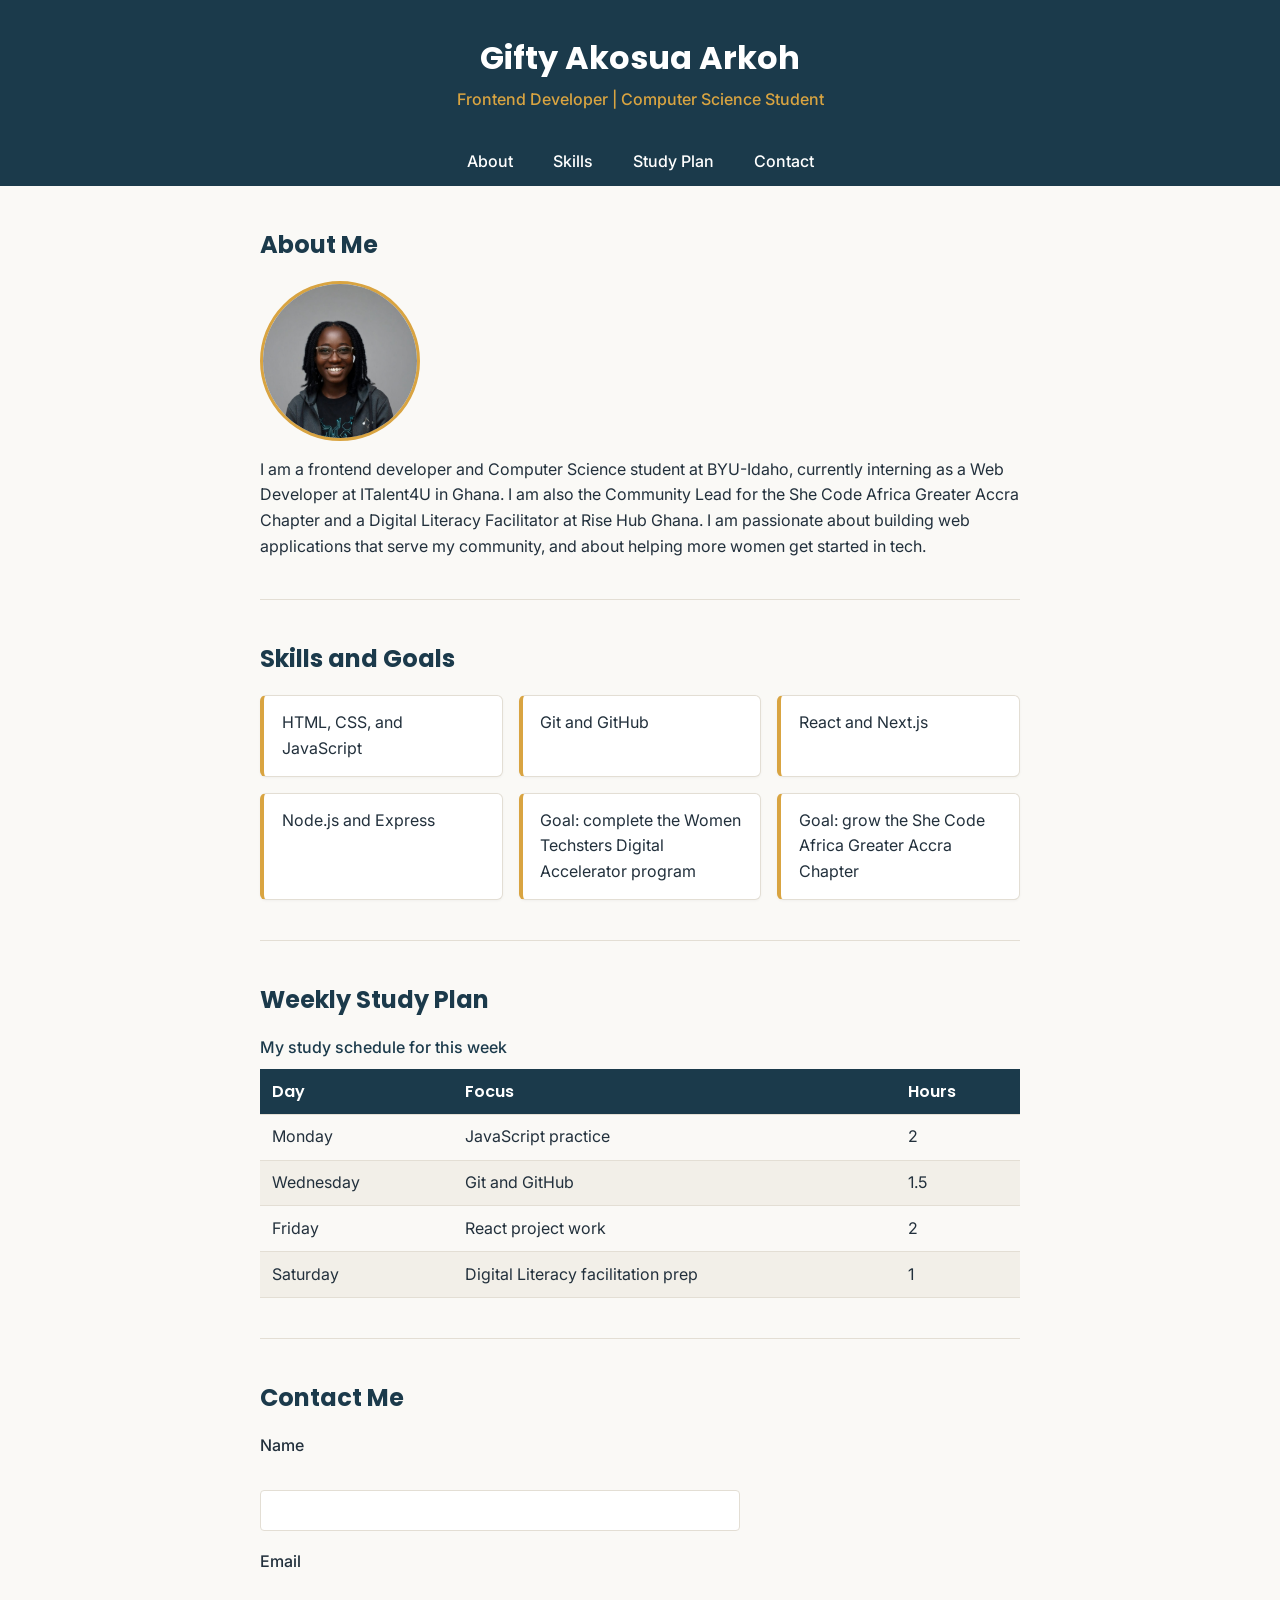
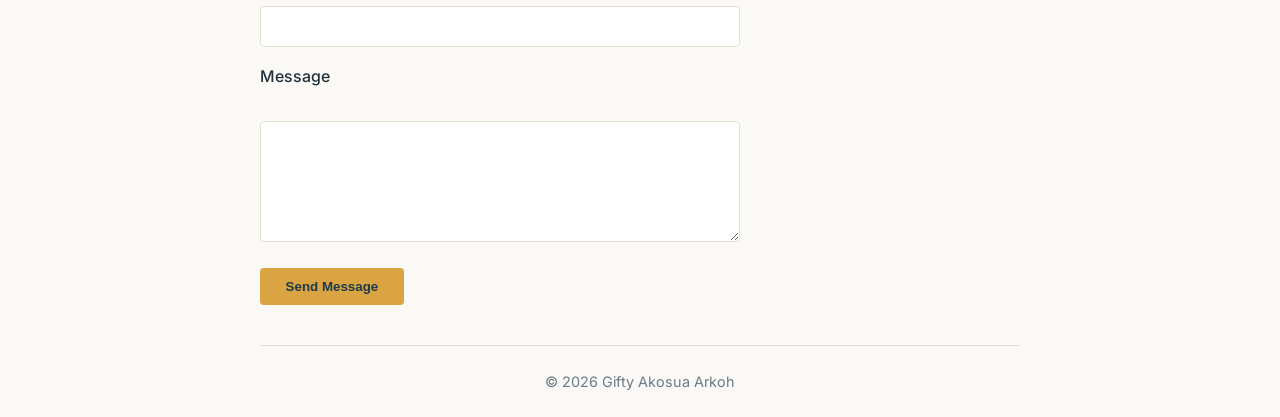
<file: profile-page/index.html>
<!DOCTYPE html>
<html lang="en">

<head>
    <meta charset="UTF-8">
    <meta name="viewport" content="width=device-width, initial-scale=1.0">
    <title>Gifty Akosua Arkoh - Profile</title>
    <link rel="stylesheet" href="style.css">
</head>

<body>

    <header>
        <h1>Gifty Akosua Arkoh</h1>
        <p>Frontend Developer | Computer Science Student</p>
    </header>

    <nav>
        <ul>
            <li><a href="#bio">About</a></li>
            <li><a href="#skills">Skills</a></li>
            <li><a href="#study-plan">Study Plan</a></li>
            <li><a href="#contact">Contact</a></li>
        </ul>
    </nav>

    <main>

        <section id="bio">
            <h2>About Me</h2>
            <img src="profile-photo.jpg" alt="Gifty Akosua Arkoh smiling, standing outdoors">
            <p>
                I am a frontend developer and Computer Science student at BYU-Idaho,
                currently interning as a Web Developer at ITalent4U in Ghana. I am also
                the Community Lead for the She Code Africa Greater Accra Chapter and a
                Digital Literacy Facilitator at Rise Hub Ghana. I am passionate about
                building web applications that serve my community, and about helping
                more women get started in tech.
            </p>
        </section>

        <section id="skills">
            <h2>Skills and Goals</h2>
            <ul>
                <li>HTML, CSS, and JavaScript</li>
                <li>Git and GitHub</li>
                <li>React and Next.js</li>
                <li>Node.js and Express</li>
                <li>Goal: complete the Women Techsters Digital Accelerator program</li>
                <li>Goal: grow the She Code Africa Greater Accra Chapter</li>
            </ul>
        </section>

        <section id="study-plan">
            <h2>Weekly Study Plan</h2>
            <table>
                <caption>My study schedule for this week</caption>
                <thead>
                    <tr>
                        <th scope="col">Day</th>
                        <th scope="col">Focus</th>
                        <th scope="col">Hours</th>
                    </tr>
                </thead>
                <tbody>
                    <tr>
                        <td>Monday</td>
                        <td>JavaScript practice</td>
                        <td>2</td>
                    </tr>
                    <tr>
                        <td>Wednesday</td>
                        <td>Git and GitHub</td>
                        <td>1.5</td>
                    </tr>
                    <tr>
                        <td>Friday</td>
                        <td>React project work</td>
                        <td>2</td>
                    </tr>
                    <tr>
                        <td>Saturday</td>
                        <td>Digital Literacy facilitation prep</td>
                        <td>1</td>
                    </tr>
                </tbody>
            </table>
        </section>

        <section id="contact">
            <h2>Contact Me</h2>
            <form action="#" method="post">
                <div>
                    <label for="name">Name</label><br>
                    <input type="text" id="name" name="name" required>
                </div>
                <div>
                    <label for="email">Email</label><br>
                    <input type="email" id="email" name="email" required>
                </div>
                <div>
                    <label for="message">Message</label><br>
                    <textarea id="message" name="message" rows="5" required></textarea>
                </div>
                <button type="submit">Send Message</button>
            </form>
        </section>

    </main>

    <footer>
        <p>&copy; 2026 Gifty Akosua Arkoh</p>
    </footer>

</body>

</html>
</file>
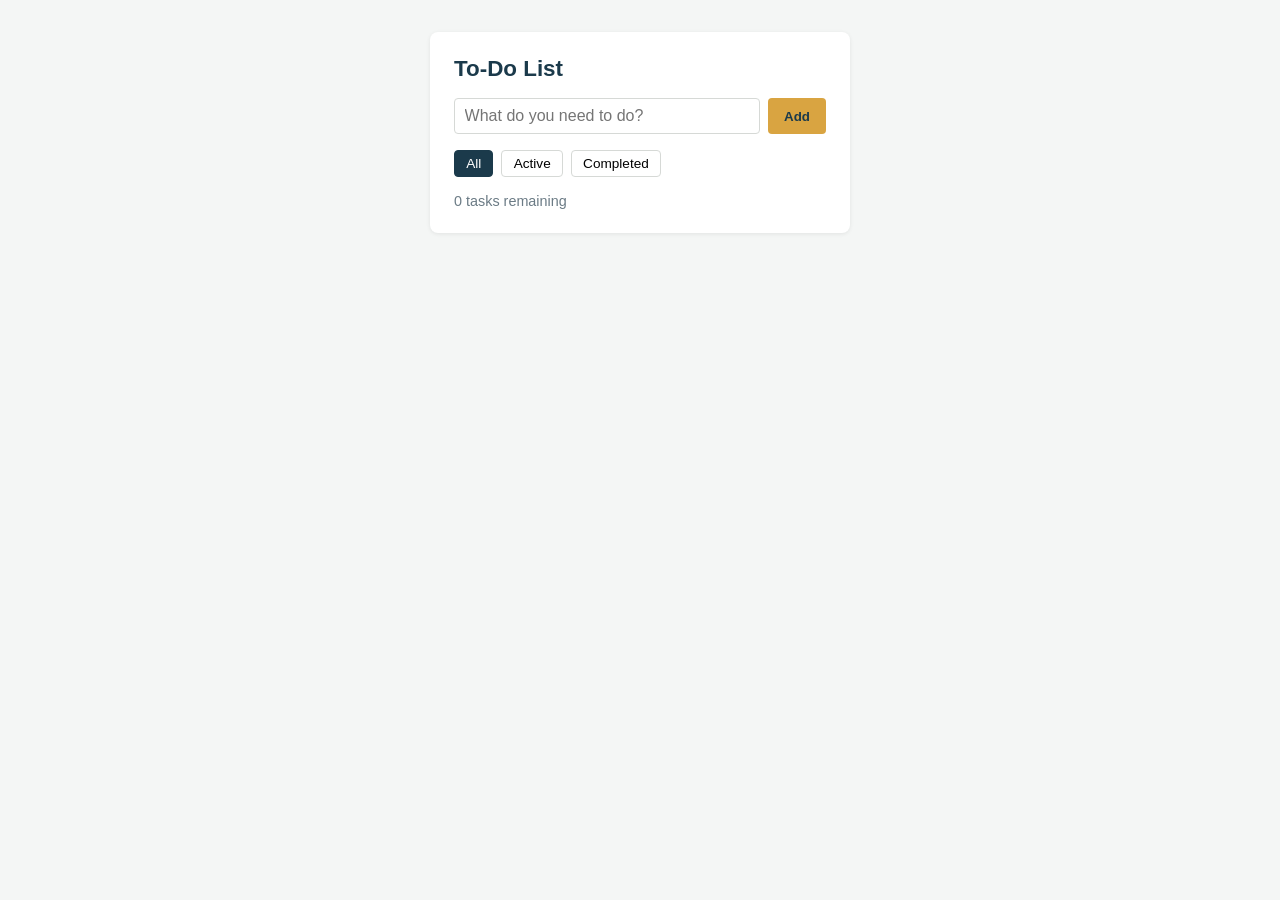
<file: todo-app/index.html>
<!DOCTYPE html>
<html lang="en">

<head>
    <meta charset="UTF-8">
    <meta name="viewport" content="width=device-width, initial-scale=1.0">
    <title>To-Do List</title>
    <link rel="stylesheet" href="style.css">
</head>

<body>

    <main>
        <h1>To-Do List</h1>

        <form id="task-form">
            <label for="task-input" class="visually-hidden">New task</label>
            <input type="text" id="task-input" placeholder="What do you need to do?" required>
            <button type="submit">Add</button>
        </form>

        <div class="filters">
            <button class="filter-btn active" data-filter="all">All</button>
            <button class="filter-btn" data-filter="active">Active</button>
            <button class="filter-btn" data-filter="completed">Completed</button>
        </div>

        <ul id="task-list"></ul>

        <p id="task-count">0 tasks remaining</p>
    </main>

    <script src="script.js"></script>
</body>

</html>
</file>
<file: profile-page/style.css>
/* ===== Base & Typography ===== */
@import url('https://fonts.googleapis.com/css2?family=Poppins:wght@600;700&family=Inter:wght@400;500&display=swap');

:root {
    --color-primary: #1B3A4B;
    --color-accent: #D9A441;
    --color-bg: #FAF9F6;
    --color-text: #22303C;
    --color-card-bg: #FFFFFF;
    --color-border: #E3DED4;
}

* {
    box-sizing: border-box;
    margin: 0;
    padding: 0;
}

body {
    font-family: 'Inter', sans-serif;
    color: var(--color-text);
    background-color: var(--color-bg);
    line-height: 1.6;
}

h1,
h2 {
    font-family: 'Poppins', sans-serif;
    color: var(--color-primary);
}

main {
    max-width: 800px;
    margin: 0 auto;
    padding: 0 1.25rem;
}

section {
    padding: 2.5rem 0;
    border-bottom: 1px solid var(--color-border);
}

/* ===== Header ===== */
header {
    background-color: var(--color-primary);
    color: #FFFFFF;
    padding: 2rem 1.25rem 1.5rem;
    text-align: center;
}

header h1 {
    color: #FFFFFF;
    font-size: 2rem;
}

header p {
    color: var(--color-accent);
    font-weight: 500;
    margin-top: 0.25rem;
}

/* ===== Navigation (Flexbox) ===== */
nav {
    background-color: var(--color-primary);
}

nav ul {
    list-style: none;
    display: flex;
    flex-wrap: wrap;
    justify-content: center;
    gap: 1.5rem;
    padding: 0.75rem 1rem;
}

nav a {
    color: #FFFFFF;
    text-decoration: none;
    font-weight: 500;
    padding: 0.25rem 0.5rem;
    border-bottom: 2px solid transparent;
    transition: border-color 0.2s ease, color 0.2s ease;
}

nav a:hover,
nav a:focus {
    border-color: var(--color-accent);
    color: var(--color-accent);
}

/* ===== Bio ===== */
#bio img {
    width: 160px;
    height: 160px;
    object-fit: cover;
    border-radius: 50%;
    border: 3px solid var(--color-accent);
    display: block;
    margin: 1rem 0;
}

/* ===== Skills as cards (Flexbox, wraps) ===== */
#skills ul {
    list-style: none;
    display: flex;
    flex-wrap: wrap;
    gap: 1rem;
    margin-top: 1rem;
}

#skills li {
    background-color: var(--color-card-bg);
    border: 1px solid var(--color-border);
    border-left: 4px solid var(--color-accent);
    border-radius: 6px;
    padding: 0.9rem 1.1rem;
    flex: 1 1 220px;
    box-shadow: 0 1px 3px rgba(0, 0, 0, 0.04);
}

/* ===== Table ===== */
table {
    width: 100%;
    border-collapse: collapse;
    margin-top: 1rem;
}

caption {
    text-align: left;
    font-weight: 500;
    margin-bottom: 0.5rem;
    color: var(--color-primary);
}

th,
td {
    text-align: left;
    padding: 0.6rem 0.75rem;
    border-bottom: 1px solid var(--color-border);
}

th {
    background-color: var(--color-primary);
    color: #FFFFFF;
    font-family: 'Poppins', sans-serif;
    font-weight: 600;
}

tbody tr:nth-child(even) {
    background-color: #F2EFE8;
}

/* ===== Form ===== */
form {
    margin-top: 1rem;
    max-width: 480px;
}

form div {
    margin-bottom: 1.1rem;
}

label {
    display: block;
    font-weight: 500;
    margin-bottom: 0.35rem;
}

input,
textarea {
    width: 100%;
    padding: 0.6rem 0.75rem;
    border: 1px solid var(--color-border);
    border-radius: 4px;
    font-family: 'Inter', sans-serif;
    font-size: 1rem;
    background-color: var(--color-card-bg);
}

input:focus,
textarea:focus {
    outline: none;
    border-color: var(--color-accent);
    box-shadow: 0 0 0 3px rgba(217, 164, 65, 0.25);
}

button[type="submit"] {
    background-color: var(--color-accent);
    color: var(--color-primary);
    border: none;
    font-weight: 600;
    padding: 0.7rem 1.6rem;
    border-radius: 4px;
    cursor: pointer;
    transition: background-color 0.2s ease, transform 0.1s ease;
}

button[type="submit"]:hover {
    background-color: #C4903A;
}

button[type="submit"]:active {
    transform: translateY(1px);
}

/* ===== Footer ===== */
footer {
    text-align: center;
    padding: 1.5rem;
    color: #6B7B85;
    font-size: 0.9rem;
}

/* ===== Responsive: mobile-first adjustments ===== */
@media (max-width: 480px) {
    header h1 {
        font-size: 1.6rem;
    }

    nav ul {
        gap: 1rem;
    }

    #skills li {
        flex: 1 1 100%;
    }

    section {
        padding: 1.75rem 0;
    }
}
</file>
<file: todo-app/style.css>
* {
    box-sizing: border-box;
    margin: 0;
    padding: 0;
}

body {
    font-family: 'Segoe UI', Arial, sans-serif;
    background-color: #F4F6F5;
    color: #22303C;
    padding: 2rem 1rem;
}

main {
    max-width: 420px;
    margin: 0 auto;
    background: #FFFFFF;
    padding: 1.5rem;
    border-radius: 8px;
    box-shadow: 0 1px 4px rgba(0, 0, 0, 0.08);
}

h1 {
    font-size: 1.4rem;
    margin-bottom: 1rem;
    color: #1B3A4B;
}

.visually-hidden {
    position: absolute;
    width: 1px;
    height: 1px;
    overflow: hidden;
    clip: rect(0 0 0 0);
}

#task-form {
    display: flex;
    gap: 0.5rem;
    margin-bottom: 1rem;
}

#task-input {
    flex: 1;
    padding: 0.5rem 0.6rem;
    border: 1px solid #D6D9D6;
    border-radius: 4px;
    font-size: 1rem;
}

#task-form button {
    background-color: #D9A441;
    color: #1B3A4B;
    border: none;
    padding: 0.5rem 1rem;
    border-radius: 4px;
    font-weight: 600;
    cursor: pointer;
}

.filters {
    display: flex;
    gap: 0.5rem;
    margin-bottom: 1rem;
}

.filter-btn {
    background: none;
    border: 1px solid #D6D9D6;
    padding: 0.3rem 0.7rem;
    border-radius: 4px;
    cursor: pointer;
    font-size: 0.85rem;
}

.filter-btn.active {
    background-color: #1B3A4B;
    color: #FFFFFF;
    border-color: #1B3A4B;
}

#task-list {
    list-style: none;
}

#task-list li {
    display: flex;
    align-items: center;
    gap: 0.6rem;
    padding: 0.5rem 0;
    border-bottom: 1px solid #EEE;
}

#task-list li.completed span {
    text-decoration: line-through;
    color: #9AA5AB;
}

#task-list li span {
    flex: 1;
}

.delete-btn {
    background: none;
    border: none;
    color: #C0392B;
    font-size: 1.1rem;
    cursor: pointer;
    line-height: 1;
}

#task-count {
    margin-top: 1rem;
    font-size: 0.9rem;
    color: #6B7B85;
}
</file>
